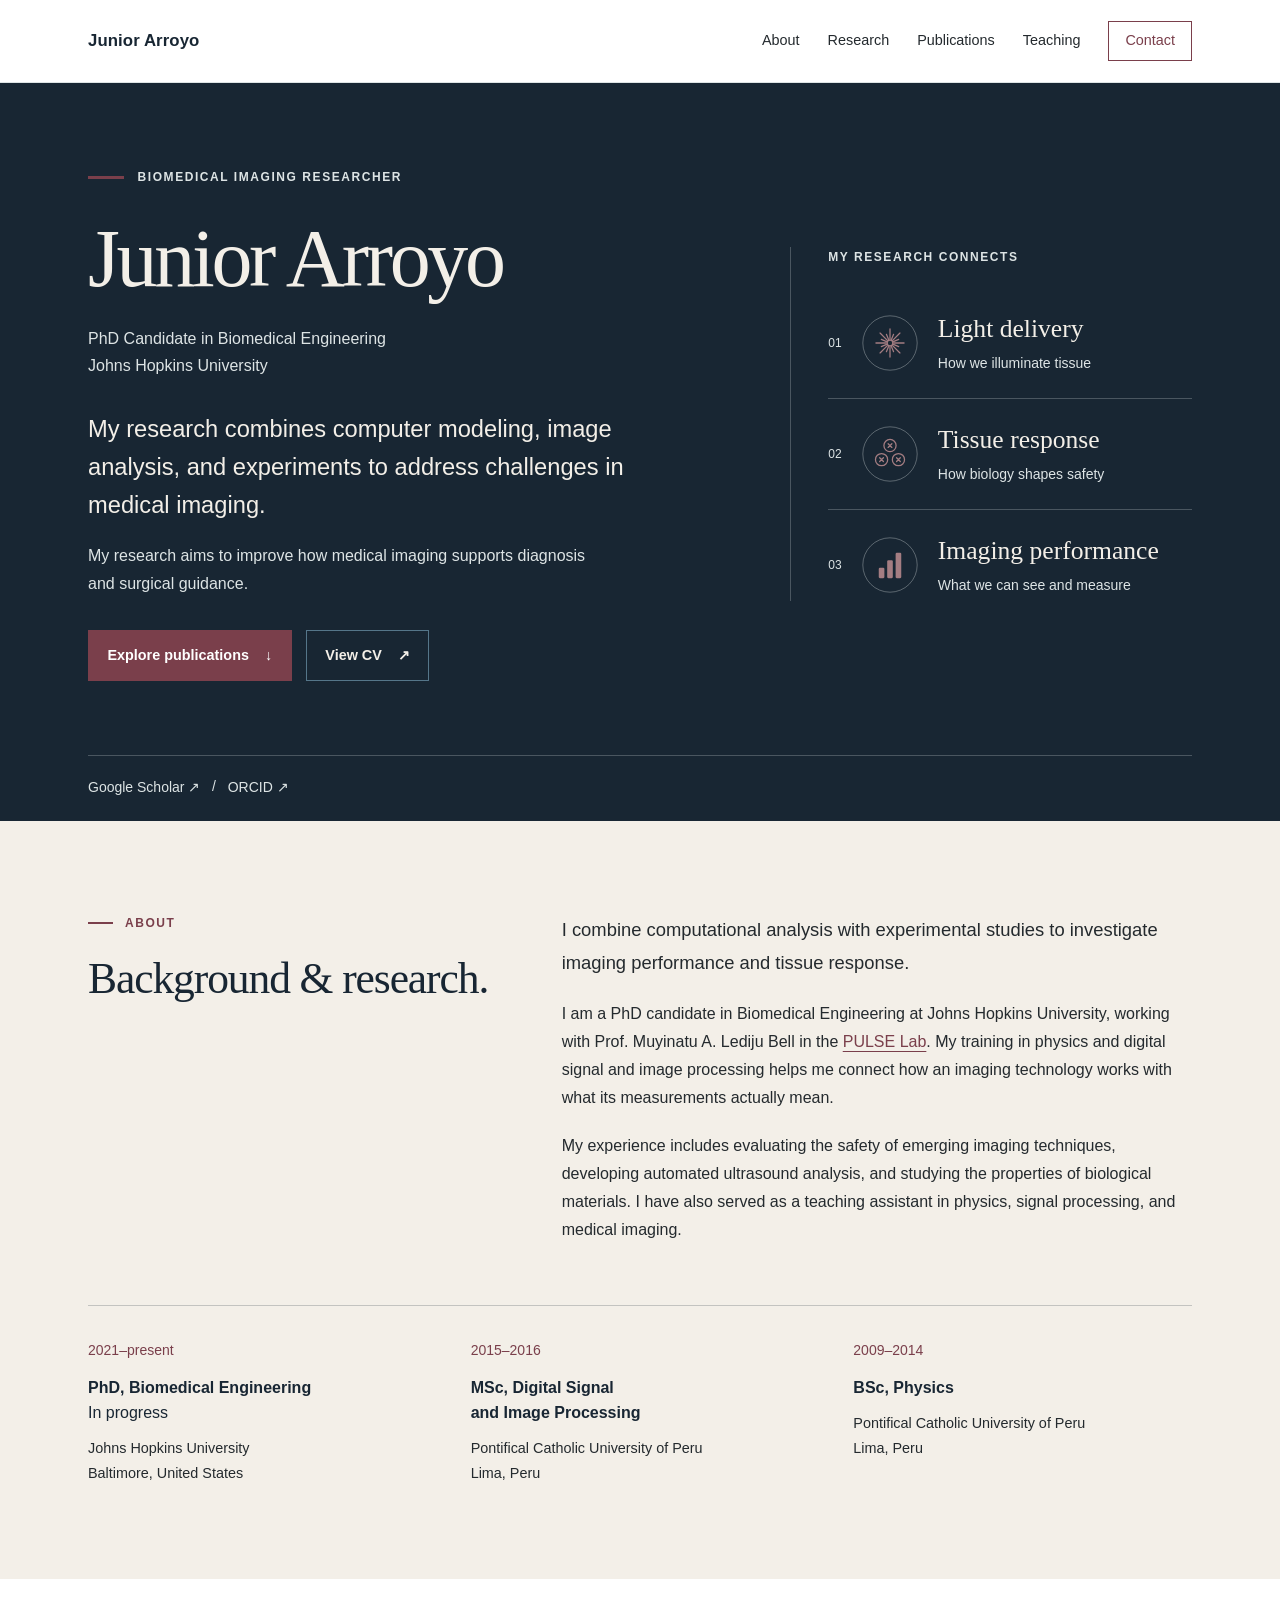
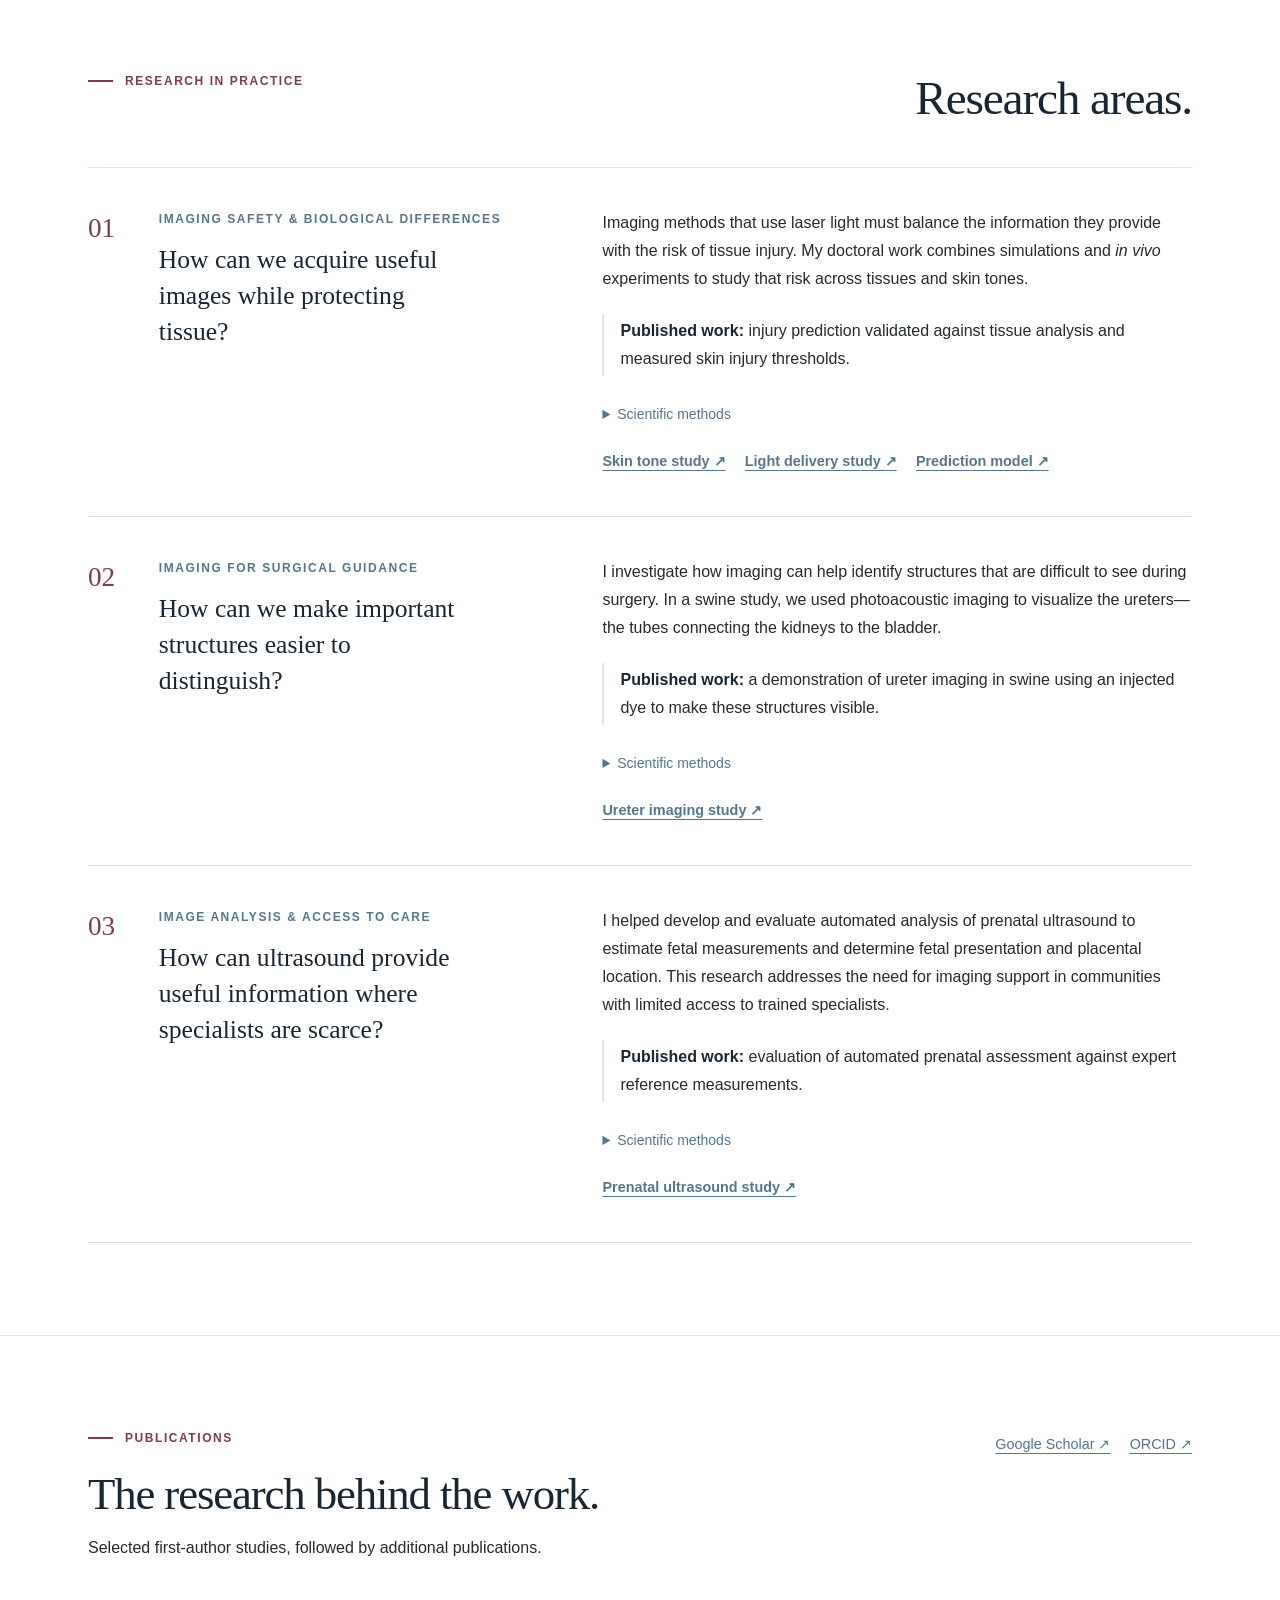
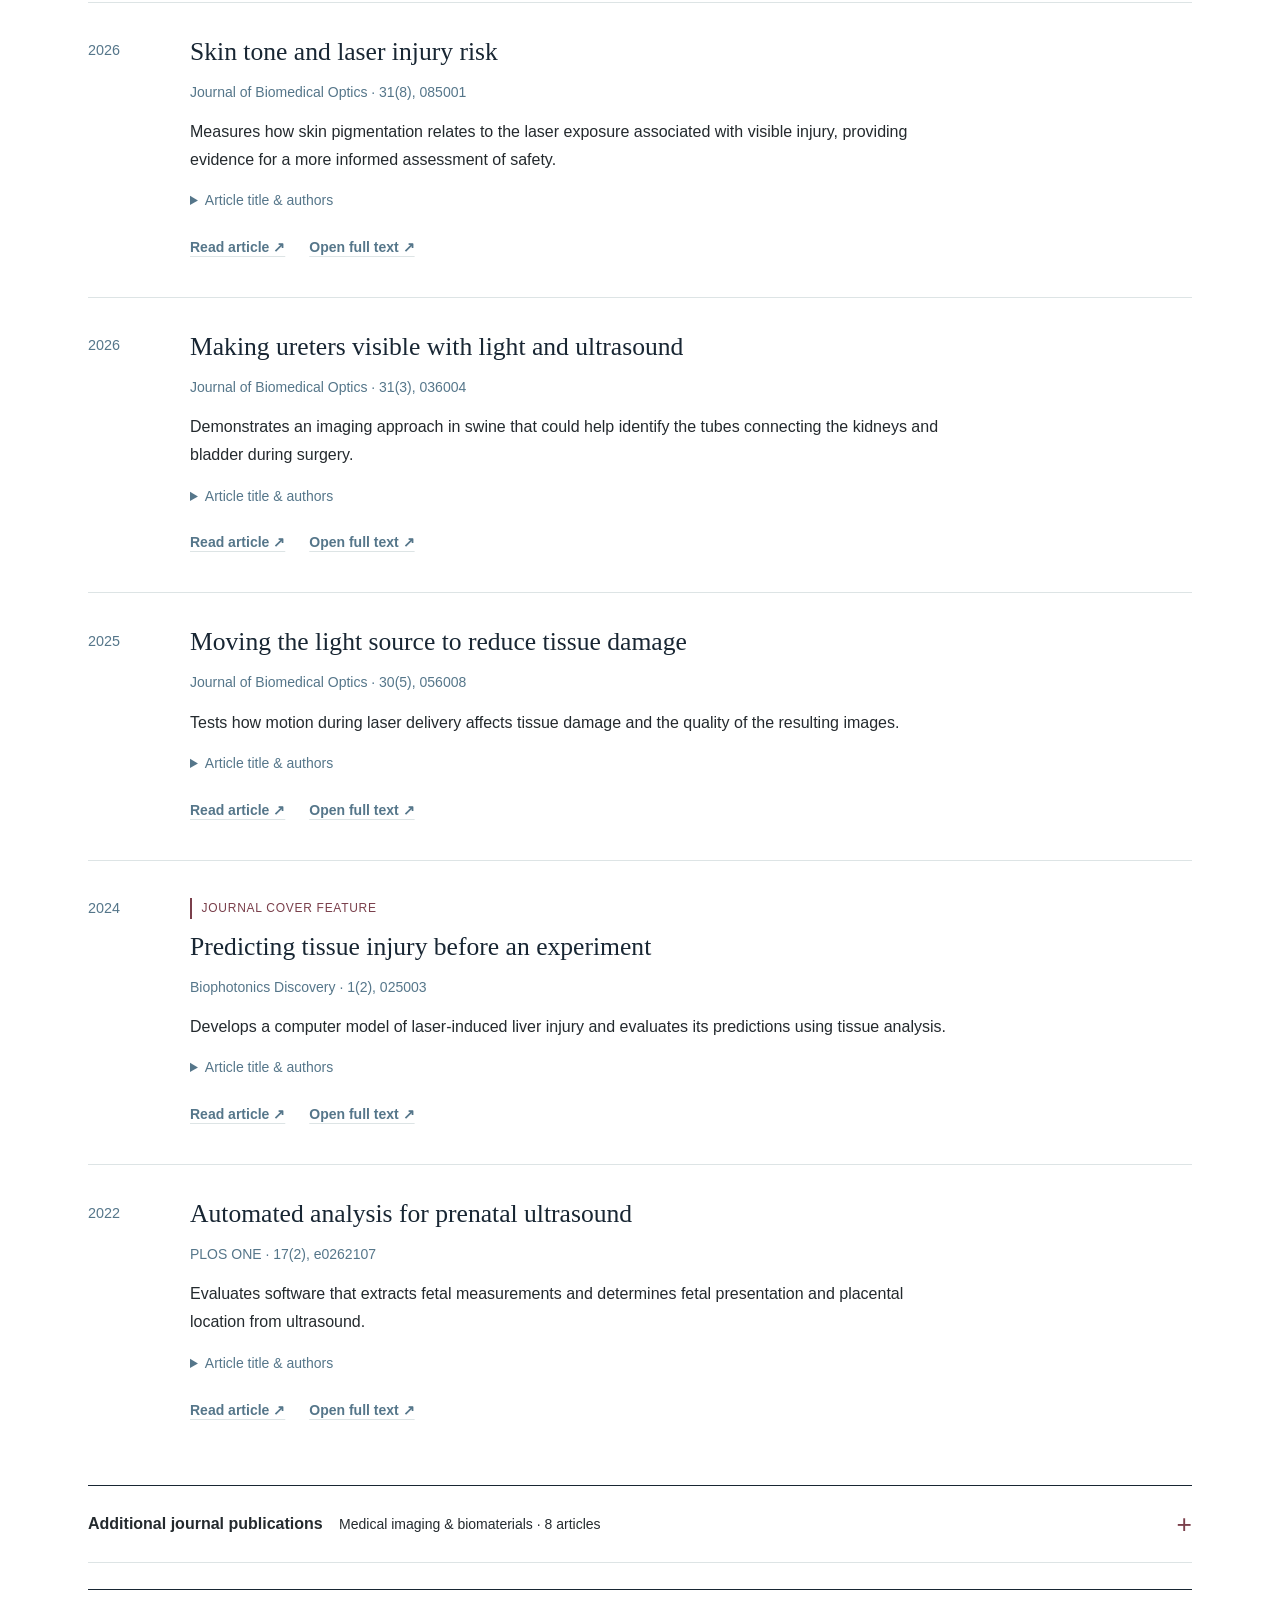
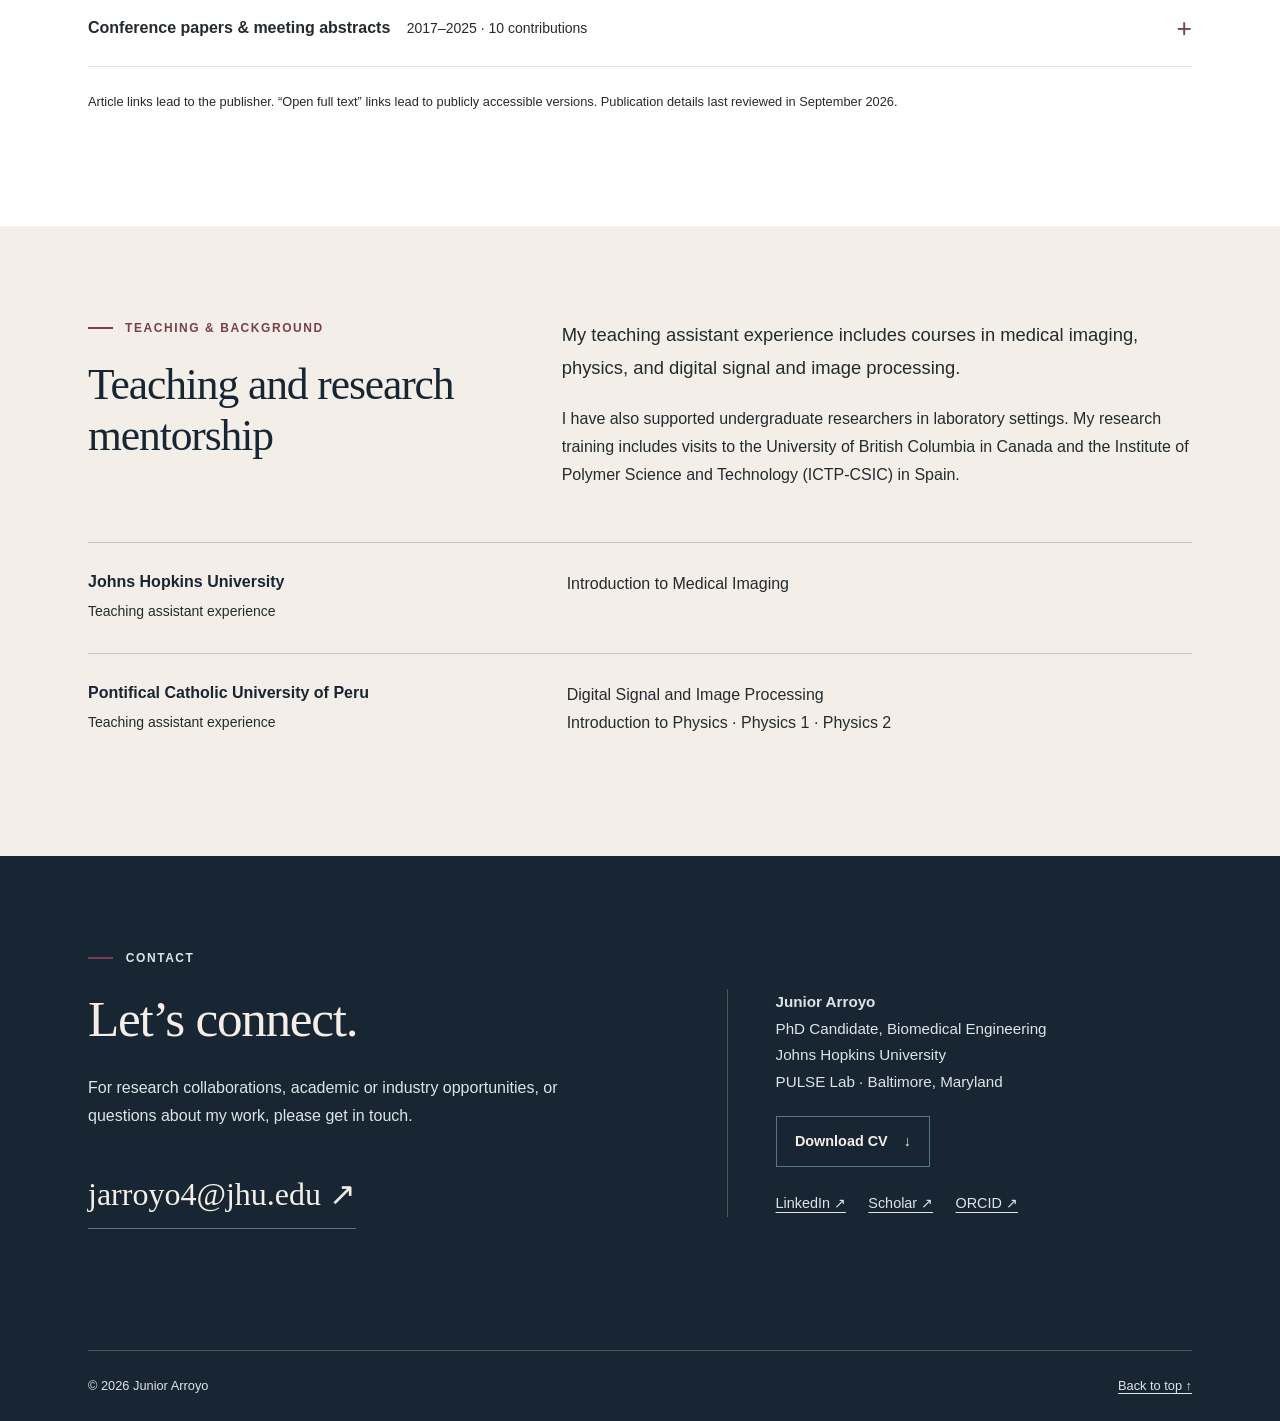
<file: index.html>
<!doctype html>
<html lang="en">
<head>
  <!-- Google tag (gtag.js) -->
<script async src="https://www.googletagmanager.com/gtag/js?id=G-JKQY0KVK2E"></script>
<script>
  window.dataLayer = window.dataLayer || [];
  function gtag(){dataLayer.push(arguments);}
  gtag('js', new Date());

  gtag('config', 'G-JKQY0KVK2E');
</script>
  <meta charset="UTF-8">
  <meta name="viewport" content="width=device-width, initial-scale=1">
  <meta name="theme-color" content="#182633">
  <title>Junior Arroyo | Biomedical Imaging &amp; Applied Research</title>
  <meta name="description" content="Junior Arroyo is a PhD candidate in Biomedical Engineering at Johns Hopkins University. His research combines computer modeling, image analysis, and experiments to address challenges in medical imaging.">
  <meta property="og:type" content="website">
  <meta property="og:title" content="Junior Arroyo | Biomedical Imaging &amp; Applied Research">
  <meta property="og:description" content="Medical imaging research grounded in physics, image analysis, and experimental evidence. Explore projects, publications, and academic experience.">
  <link rel="icon" type="image/svg+xml" href="data:image/svg+xml,%3Csvg%20xmlns%3D%22http%3A%2F%2Fwww.w3.org%2F2000%2Fsvg%22%20viewBox%3D%220%200%2064%2064%22%3E%3Crect%20width%3D%2264%22%20height%3D%2264%22%20fill%3D%22%23182633%22%2F%3E%3Cpath%20d%3D%22M14%2018h36M14%2032h36M14%2046h36%22%20stroke%3D%22%23DDE4E5%22%20stroke-width%3D%222%22%2F%3E%3Cpath%20d%3D%22M32%2010v44%22%20stroke%3D%22%237A3F4B%22%20stroke-width%3D%226%22%2F%3E%3C%2Fsvg%3E">
  <link rel="stylesheet" href="style.css">
  <link rel="canonical" href="https://junior-arroyo.github.io/">
  <meta property="og:url" content="https://junior-arroyo.github.io/">
  <script type="application/ld+json">{"@context":"https://schema.org","@type":"Person","name":"Junior Arroyo","jobTitle":"PhD Candidate in Biomedical Engineering","affiliation":{"@type":"CollegeOrUniversity","name":"Johns Hopkins University"},"url":"https://junior-arroyo.github.io/","email":"jarroyo4@jhu.edu","sameAs":["https://orcid.org/0000-0002-1752-4754","https://scholar.google.com/citations?user=npbbbhUAAAAJ","https://www.linkedin.com/in/juniorarroyo/"]}</script>
</head>
<body>
<a class="skip" href="#main">Skip to content</a>
<header class="site-header"><div class="wrap header-inner">
  <a class="brand" href="#home" aria-label="Junior Arroyo, home">Junior Arroyo</a>
  <nav class="nav" aria-label="Main navigation"><a href="#about">About</a><a href="#research">Research</a><a href="#publications">Publications</a><a href="#teaching">Teaching</a><a class="nav-contact" href="#contact">Contact</a></nav>
</div></header>
<main id="main">
<section class="hero" id="home" aria-labelledby="name"><div class="wrap">
  <div class="hero-inner"><div>
    <p class="eyebrow">Biomedical imaging researcher</p>
    <h1 id="name">Junior Arroyo</h1>
    <p class="hero-role">PhD Candidate in Biomedical Engineering<br>Johns Hopkins University</p>
    <p class="hero-intro">My research combines computer modeling, image analysis, and experiments to address challenges in medical imaging.</p><p class="hero-context">My research aims to improve how medical imaging supports diagnosis and surgical guidance.</p>
    <div class="hero-links"><a class="button" href="#publications">Explore publications <span aria-hidden="true">↓</span></a><a class="button secondary" href="Junior-Arroyo-CV.pdf" target="_blank" rel="noopener">View CV <span aria-hidden="true">↗</span></a></div>
  </div><aside class="hero-aside" aria-label="My research connects"><p class="focus-title">My research connects</p><div class="focus-item"><div class="focus-index"><span>01</span><svg class="focus-glyph" width="60" height="60" viewBox="0 0 64 64" fill="none" aria-hidden="true"><circle class="symbol-ring" cx="32" cy="32" r="29"/><g class="symbol-stroke"><path d="M 36.00 32.00 L 47.00 32.00 M 35.70 33.53 L 41.24 35.83 M 34.83 34.83 L 42.61 42.61 M 33.53 35.70 L 35.83 41.24 M 32.00 36.00 L 32.00 47.00 M 30.47 35.70 L 28.17 41.24 M 29.17 34.83 L 21.39 42.61 M 28.30 33.53 L 22.76 35.83 M 28.00 32.00 L 17.00 32.00 M 28.30 30.47 L 22.76 28.17 M 29.17 29.17 L 21.39 21.39 M 30.47 28.30 L 28.17 22.76 M 32.00 28.00 L 32.00 17.00 M 33.53 28.30 L 35.83 22.76 M 34.83 29.17 L 42.61 21.39 M 35.70 30.47 L 41.24 28.17"/><circle cx="32" cy="32" r="3"/></g></svg></div><div><strong>Light delivery</strong><small>How we illuminate tissue</small></div></div><div class="focus-item"><div class="focus-index"><span>02</span><svg class="focus-glyph" width="60" height="60" viewBox="0 0 64 64" fill="none" aria-hidden="true"><circle class="symbol-ring" cx="32" cy="32" r="29"/><g class="symbol-stroke"><circle cx="32" cy="23" r="6.5"/><circle cx="23" cy="38" r="6.5"/><circle cx="41" cy="38" r="6.5"/><path d="m30 21 4 4m0-4-4 4m-9 11 4 4m0-4-4 4m18-4 4 4m0-4-4 4"/></g></svg></div><div><strong>Tissue response</strong><small>How biology shapes safety</small></div></div><div class="focus-item"><div class="focus-index"><span>03</span><svg class="focus-glyph" width="60" height="60" viewBox="0 0 64 64" fill="none" aria-hidden="true"><circle class="symbol-ring" cx="32" cy="32" r="29"/><g class="symbol-fill"><rect x="20" y="35" width="6" height="11" rx="1.2"/><rect x="29" y="27" width="6" height="19" rx="1.2"/><rect x="38" y="19" width="6" height="27" rx="1.2"/></g></svg></div><div><strong>Imaging performance</strong><small>What we can see and measure</small></div></div></aside></div>
  <div class="hero-footer"><span><a href="https://scholar.google.com/citations?user=npbbbhUAAAAJ&amp;hl=en" target="_blank" rel="noopener">Google Scholar ↗</a> &nbsp; / &nbsp; <a href="https://orcid.org/0000-0002-1752-4754" target="_blank" rel="noopener">ORCID ↗</a></span></div>
</div></section>
<section class="section" id="about" aria-labelledby="about-title"><div class="wrap">
  <div class="section-top"><div><p class="section-tag">About</p><h2 id="about-title">Background &amp; research.</h2></div>
  <div class="about-text"><p class="section-lede">I combine computational analysis with experimental studies to investigate imaging performance and tissue response.</p>
  <p>I am a PhD candidate in Biomedical Engineering at Johns Hopkins University, working with Prof. Muyinatu A. Lediju Bell in the <a href="https://pulselab.jhu.edu/" target="_blank" rel="noopener">PULSE Lab</a>. My training in physics and digital signal and image processing helps me connect how an imaging technology works with what its measurements actually mean.</p>
  <p>My experience includes evaluating the safety of emerging imaging techniques, developing automated ultrasound analysis, and studying the properties of biological materials. I have also served as a teaching assistant in physics, signal processing, and medical imaging.</p>
  </div></div>
  <div class="education" aria-label="Education"><div><p class="year">2021–present</p><strong>PhD, Biomedical Engineering<br><span style="font-weight:400">In progress</span></strong><p>Johns Hopkins University<br>Baltimore, United States</p></div><div><p class="year">2015–2016</p><strong>MSc, Digital Signal<br>and Image Processing</strong><p>Pontifical Catholic University of Peru<br>Lima, Peru</p></div><div><p class="year">2009–2014</p><strong>BSc, Physics</strong><p>Pontifical Catholic University of Peru<br>Lima, Peru</p></div></div>
</div></section>
<section class="section research" id="research" aria-labelledby="research-title"><div class="wrap">
  <div class="research-heading"><div><p class="section-tag">Research in practice</p></div><h2 id="research-title">Research areas.</h2></div>
  <article class="research-row"><div class="research-number">01</div><div><p class="project-label">Imaging safety &amp; biological differences</p><h3>How can we acquire useful images while protecting tissue?</h3></div><div><p>Imaging methods that use laser light must balance the information they provide with the risk of tissue injury. My doctoral work combines simulations and <em>in vivo</em> experiments to study that risk across tissues and skin tones.</p><p class="project-evidence"><strong>Published work:</strong> injury prediction validated against tissue analysis and measured skin injury thresholds.</p><details class="scientific-detail"><summary>Scientific methods</summary><p>Monte Carlo light transport, finite element heat transfer, tissue damage modeling, <em>in vivo</em> experiments, histology, and immunohistochemistry. Applications include laser safety for photoacoustic imaging and pigmentation-dependent injury thresholds.</p></details><div class="project-links"><a class="text-link" href="#paper-skin">Skin tone study ↗</a><a class="text-link" href="#paper-dynamic">Light delivery study ↗</a><a class="text-link" href="#paper-necrosis">Prediction model ↗</a></div></div></article>
  <article class="research-row"><div class="research-number">02</div><div><p class="project-label">Imaging for surgical guidance</p><h3>How can we make important structures easier to distinguish?</h3></div><div><p>I investigate how imaging can help identify structures that are difficult to see during surgery. In a swine study, we used photoacoustic imaging to visualize the ureters—the tubes connecting the kidneys to the bladder.</p><p class="project-evidence"><strong>Published work:</strong> a demonstration of ureter imaging in swine using an injected dye to make these structures visible.</p><details class="scientific-detail"><summary>Scientific methods</summary><p>Photoacoustic imaging following intravenous methylene blue administration, with <em>in vivo</em> validation in swine.</p></details><div class="project-links"><a class="text-link" href="#paper-ureters">Ureter imaging study ↗</a></div></div></article>
  <article class="research-row"><div class="research-number">03</div><div><p class="project-label">Image analysis &amp; access to care</p><h3>How can ultrasound provide useful information where specialists are scarce?</h3></div><div><p>I helped develop and evaluate automated analysis of prenatal ultrasound to estimate fetal measurements and determine fetal presentation and placental location. This research addresses the need for imaging support in communities with limited access to trained specialists.</p><p class="project-evidence"><strong>Published work:</strong> evaluation of automated prenatal assessment against expert reference measurements.</p><details class="scientific-detail"><summary>Scientific methods</summary><p>Deep learning, ultrasound image analysis, and evaluation of fetal biometry, fetal presentation, and placental location. Earlier ultrasound work also includes elastography: measuring tissue stiffness from its response to mechanical waves.</p></details><div class="project-links"><a class="text-link" href="#paper-prenatal">Prenatal ultrasound study ↗</a></div></div></article>
</div></section>
<section class="section" id="publications" aria-labelledby="publications-title"><div class="wrap">
  <div class="pub-heading"><div><p class="section-tag">Publications</p><h2 id="publications-title">The research behind the work.</h2><p>Selected first-author studies, followed by additional publications.</p></div><div class="profile-links"><a href="https://scholar.google.com/citations?user=npbbbhUAAAAJ&amp;hl=en" target="_blank" rel="noopener">Google Scholar ↗</a><a href="https://orcid.org/0000-0002-1752-4754" target="_blank" rel="noopener">ORCID ↗</a></div></div>
  <!-- PUBLICATIONS START -->
<article class="publication" id="paper-skin"><div class="pub-year">2026</div><div><h3 class="plain-title">Skin tone and laser injury risk</h3><p class="venue">Journal of Biomedical Optics · 31(8), 085001</p><p class="pub-summary">Measures how skin pigmentation relates to the laser exposure associated with visible injury, providing evidence for a more informed assessment of safety.</p><details class="citation-detail"><summary>Article title &amp; authors</summary><p class="formal-title"><a href="https://doi.org/10.1117/1.jbo.31.8.085001" target="_blank" rel="noopener">Pigmentation-dependent skin injury thresholds with nanosecond single-pulse laser exposure</a></p><p class="authors"><strong>Junior Arroyo</strong> et al.</p></details><div class="paper-links"><a href="https://doi.org/10.1117/1.jbo.31.8.085001" target="_blank" rel="noopener">Read article ↗</a><a href="https://pmc.ncbi.nlm.nih.gov/articles/PMC13452404/" target="_blank" rel="noopener">Open full text ↗</a></div></div></article>
<article class="publication" id="paper-ureters"><div class="pub-year">2026</div><div><h3 class="plain-title">Making ureters visible with light and ultrasound</h3><p class="venue">Journal of Biomedical Optics · 31(3), 036004</p><p class="pub-summary">Demonstrates an imaging approach in swine that could help identify the tubes connecting the kidneys and bladder during surgery.</p><details class="citation-detail"><summary>Article title &amp; authors</summary><p class="formal-title"><a href="https://doi.org/10.1117/1.jbo.31.3.036004" target="_blank" rel="noopener">In vivo photoacoustic imaging of swine ureters injected with methylene blue</a></p><p class="authors"><strong>Junior Arroyo</strong>, Junhao Zhang, Jiaxin Zhang, Nethra Venkatayogi, Manik Kakkar, Amanda Maxwell, Kathleen Gabrielson, Muyinatu A. Lediju Bell</p></details><div class="paper-links"><a href="https://doi.org/10.1117/1.jbo.31.3.036004" target="_blank" rel="noopener">Read article ↗</a><a href="https://pmc.ncbi.nlm.nih.gov/articles/PMC12988832/" target="_blank" rel="noopener">Open full text ↗</a></div></div></article>
<article class="publication" id="paper-dynamic"><div class="pub-year">2025</div><div><h3 class="plain-title">Moving the light source to reduce tissue damage</h3><p class="venue">Journal of Biomedical Optics · 30(5), 056008</p><p class="pub-summary">Tests how motion during laser delivery affects tissue damage and the quality of the resulting images.</p><details class="citation-detail"><summary>Article title &amp; authors</summary><p class="formal-title"><a href="https://doi.org/10.1117/1.jbo.30.5.056008" target="_blank" rel="noopener">Motion-based dynamic light delivery to minimize laser-related thermal damage while preserving photoacoustic image quality</a></p><p class="authors"><strong>Junior Arroyo</strong>, Jiaxin Zhang, Muyinatu A. Lediju Bell</p></details><div class="paper-links"><a href="https://doi.org/10.1117/1.jbo.30.5.056008" target="_blank" rel="noopener">Read article ↗</a><a href="https://pmc.ncbi.nlm.nih.gov/articles/PMC12077845/" target="_blank" rel="noopener">Open full text ↗</a></div></div></article>

<article class="publication" id="paper-necrosis"><div class="pub-year">2024</div><div><span class="badge">Journal cover feature</span><h3 class="plain-title">Predicting tissue injury before an experiment</h3><p class="venue">Biophotonics Discovery · 1(2), 025003</p><p class="pub-summary">Develops a computer model of laser-induced liver injury and evaluates its predictions using tissue analysis.</p><details class="citation-detail"><summary>Article title &amp; authors</summary><p class="formal-title"><a href="https://doi.org/10.1117/1.bios.1.2.025003" target="_blank" rel="noopener">Predictive model for laser-induced tissue necrosis with immunohistochemistry validation</a></p><p class="authors"><strong>J. Junior Arroyo</strong>, Arunima Sharma, Jiaxin Zhang, Muyinatu A. Lediju Bell</p></details><div class="paper-links"><a href="https://doi.org/10.1117/1.bios.1.2.025003" target="_blank" rel="noopener">Read article ↗</a><a href="https://pmc.ncbi.nlm.nih.gov/articles/PMC13098639/" target="_blank" rel="noopener">Open full text ↗</a></div></div></article>
<article class="publication" id="paper-prenatal"><div class="pub-year">2022</div><div><h3 class="plain-title">Automated analysis for prenatal ultrasound</h3><p class="venue">PLOS ONE · 17(2), e0262107</p><p class="pub-summary">Evaluates software that extracts fetal measurements and determines fetal presentation and placental location from ultrasound.</p><details class="citation-detail"><summary>Article title &amp; authors</summary><p class="formal-title"><a href="https://doi.org/10.1371/journal.pone.0262107" target="_blank" rel="noopener">No sonographer, no radiologist: New system for automatic prenatal detection of fetal biometry, fetal presentation, and placental location</a></p><p class="authors"><strong>Junior Arroyo</strong>, Thomas J. Marini, Ana C. Saavedra, Marika Toscano, Timothy M. Baran, Kathryn Drennan, Ann Dozier, Yu Tina Zhao, Miguel Egoavil, Lorena Tamayo, Berta Ramos, Benjamin Castaneda</p></details><div class="paper-links"><a href="https://doi.org/10.1371/journal.pone.0262107" target="_blank" rel="noopener">Read article ↗</a><a href="https://journals.plos.org/plosone/article?id=10.1371/journal.pone.0262107" target="_blank" rel="noopener">Open full text ↗</a></div></div></article>
<details class="pub-group"><summary><div>Additional journal publications <span>Medical imaging &amp; biomaterials · 8 articles</span></div></summary><article class="publication" id="paper-breast"><div class="pub-year">2025</div><div><h3><a href="https://doi.org/10.1364/boe.547262" target="_blank" rel="noopener">Multispectral photoacoustic imaging of breast cancer tissue with histopathology validation</a></h3><p class="authors">Junhao Zhang, <strong>Junior Arroyo</strong>, Muyinatu A. Lediju Bell</p><p class="venue">Biomedical Optics Express · 16(3), 995–1005</p><div class="paper-links"><a href="https://doi.org/10.1364/boe.547262" target="_blank" rel="noopener">Read article ↗</a><a href="https://doi.org/10.1364/BOE.547262" target="_blank" rel="noopener">Open full text ↗</a></div></div></article><article class="publication"><div class="pub-year">2020</div><div><h3><a href="https://doi.org/10.1680/jbibn.19.00069" target="_blank" rel="noopener">Mechanical properties of calcite- and aragonite-based structures by nanoindentation tests</a></h3><p class="authors">Omar P Troncoso, Fernando G Torres, <strong>Junior Arroyo</strong>, Karen N Gonzales, Marta Fernández-García, Daniel López</p><p class="venue">Bioinspired, Biomimetic and Nanobiomaterials · 9(2), 112–121</p><div class="paper-links"><a href="https://doi.org/10.1680/jbibn.19.00069" target="_blank" rel="noopener">Read article ↗</a></div></div></article>
<article class="publication"><div class="pub-year">2019</div><div><h3><a href="https://doi.org/10.1007/s42452-019-1204-y" target="_blank" rel="noopener">Preparation and characterization of a novel starch–chestnut husk biocomposite</a></h3><p class="authors">Fernando G. Torres, Juan P. Mayorga, Cristhian Vilca, <strong>Junior Arroyo</strong>, Pamela Castro, Liset Rodriguez</p><p class="venue">SN Applied Sciences · 1(10)</p><div class="paper-links"><a href="https://doi.org/10.1007/s42452-019-1204-y" target="_blank" rel="noopener">Read article ↗</a></div></div></article>
<article class="publication"><div class="pub-year">2019</div><div><h3><a href="https://doi.org/10.1080/25740881.2018.1563135" target="_blank" rel="noopener">Enhanced conductivity of bacterial cellulose films reinforced with NH4I-doped graphene oxide</a></h3><p class="authors">Fernando G. Torres, Robert Ccorahua, <strong>Junior Arroyo</strong>, Omar P. Troncoso</p><p class="venue">Polymer-Plastics Technology and Materials · 58(14), 1585–1595</p><div class="paper-links"><a href="https://doi.org/10.1080/25740881.2018.1563135" target="_blank" rel="noopener">Read article ↗</a></div></div></article>
<article class="publication"><div class="pub-year">2019</div><div><h3><a href="https://doi.org/10.1080/03602559.2018.1542713" target="_blank" rel="noopener">Molecular dynamics of carboxymethyl κ/ι-hybrid carrageenan films doped with NH4I</a></h3><p class="authors">Fernando G. Torres, <strong>Junior Arroyo</strong>, Ricardo Alvarez, Sol Rodriguez, Omar Troncoso, Daniel López</p><p class="venue">Polymer-Plastics Technology and Materials · 58(8), 889–902</p><div class="paper-links"><a href="https://doi.org/10.1080/03602559.2018.1542713" target="_blank" rel="noopener">Read article ↗</a></div></div></article>
<article class="publication"><div class="pub-year">2019</div><div><h3><a href="https://doi.org/10.1016/j.msec.2019.01.064" target="_blank" rel="noopener">Bacterial cellulose nanocomposites: An all-nano type of material</a></h3><p class="authors">F.G. Torres, <strong>J.J. Arroyo</strong>, O.P. Troncoso</p><p class="venue">Materials Science and Engineering: C · 98, 1277–1293</p><div class="paper-links"><a href="https://doi.org/10.1016/j.msec.2019.01.064" target="_blank" rel="noopener">Read article ↗</a></div></div></article>
<article class="publication"><div class="pub-year">2019</div><div><h3><a href="https://doi.org/10.1002/star.201800234" target="_blank" rel="noopener">Tailoring the Properties of Native Andean Potato Starch Nanoparticles Using Acid and Alkaline Treatments</a></h3><p class="authors">Fernando G. Torres, <strong>Junior Arroyo</strong>, Carlos Tineo, Omar Troncoso</p><p class="venue">Starch - Stärke · 71(3-4)</p><div class="paper-links"><a href="https://doi.org/10.1002/star.201800234" target="_blank" rel="noopener">Read article ↗</a></div></div></article>
<article class="publication"><div class="pub-year">2019</div><div><h3><a href="https://doi.org/10.1016/j.matchemphys.2018.11.051" target="_blank" rel="noopener">Carboxymethyl κ/ι-hybrid carrageenan doped with NH4I as a template for solid bio-electrolytes development</a></h3><p class="authors">Fernando G. Torres, <strong>Junior Arroyo</strong>, Ricardo Alvarez, Sol Rodriguez, Omar Troncoso, Daniel López</p><p class="venue">Materials Chemistry and Physics · 223, 659–665</p><div class="paper-links"><a href="https://doi.org/10.1016/j.matchemphys.2018.11.051" target="_blank" rel="noopener">Read article ↗</a></div></div></article></details>
<details class="pub-group"><summary><div>Conference papers &amp; meeting abstracts <span>2017–2025 · 10 contributions</span></div></summary><article class="publication"><div class="pub-year">2025</div><div><h3><a href="https://doi.org/10.1117/12.3044908" target="_blank" rel="noopener">A unified computational and experimental approach to determine laser safety of liver tissue</a></h3><p class="authors"><strong>Johnny Junior Arroyo Barboza</strong>, Jiaxin Zhang, Muyinatu A. Lediju Bell</p><p class="venue">Optical Interactions with Tissue and Cells XXXVI</p><div class="paper-links"><a href="https://doi.org/10.1117/12.3044908" target="_blank" rel="noopener">Read article ↗</a></div></div></article>
<article class="publication"><div class="pub-year">2024</div><div><h3><a href="https://doi.org/10.1109/uffc-js60046.2024.10793859" target="_blank" rel="noopener">Multispectral Photoacoustic Imaging of Breast Cancer Tissue</a></h3><p class="authors">Junhao Zhang, <strong>Junior Arroyo</strong>, Muyinatu A. Lediju Bell</p><p class="venue">2024 IEEE Ultrasonics, Ferroelectrics, and Frequency Control Joint Symposium (UFFC-JS)</p><div class="paper-links"><a href="https://doi.org/10.1109/uffc-js60046.2024.10793859" target="_blank" rel="noopener">Read article ↗</a></div></div></article>
<article class="publication"><div class="pub-year">2022</div><div><h3><a href="https://opg.optica.org/abstract.cfm?uri=ls-2022-JW5B.44" target="_blank" rel="noopener">Effect of Light Source Motion on Photoacoustic Image Quality and Safety</a></h3><p class="authors"><strong>Junior Arroyo</strong>, Michelle T. Graham, Eduardo A. Gonzalez, Lingyi Zhao, Muyinatu A. Lediju Bell</p><p class="venue">Frontiers in Optics + Laser Science · JW5B.44</p><div class="paper-links"><a href="https://opg.optica.org/abstract.cfm?uri=ls-2022-JW5B.44" target="_blank" rel="noopener">Read paper ↗</a></div></div></article>
<article class="publication"><div class="pub-year">2022</div><div><h3><a href="https://doi.org/10.1016/j.ajog.2021.11.595" target="_blank" rel="noopener">Testing a deep learning algorithm for automatic detection of prenatal ultrasound for under-resourced communities</a></h3><p class="authors">Marika Toscano, <strong>Junior Arroyo</strong>, Ana C. Saavedra, Thomas J. Marini, Timothy M. Baran, Kathryn Drennan, Ann M. Dozier, Lorena Tamayo, Tina Zhao, Benjamin Castaneda</p><p class="venue">Meeting abstract · American Journal of Obstetrics and Gynecology · 226(1), S353–S354</p><div class="paper-links"><a href="https://doi.org/10.1016/j.ajog.2021.11.595" target="_blank" rel="noopener">Read article ↗</a></div></div></article>
<article class="publication"><div class="pub-year">2021</div><div><h3><a href="https://doi.org/10.1117/12.2580946" target="_blank" rel="noopener">Automatic fetal presentation diagnosis from ultrasound images for rural zones: head location as an indicator for fetal presentation</a></h3><p class="authors"><strong>Junior Arroyo Barboza</strong>, Ana Cecilia Saavedra Bazan, Lorena Tamayo, Miguel Egoavil, Berta Ramos, Benjamin Castaneda</p><p class="venue">Medical Imaging 2021: Computer-Aided Diagnosis</p><div class="paper-links"><a href="https://doi.org/10.1117/12.2580946" target="_blank" rel="noopener">Read article ↗</a></div></div></article>
<article class="publication"><div class="pub-year">2020</div><div><h3><a href="https://doi.org/10.1109/ius46767.2020.9251764" target="_blank" rel="noopener">Automatic ultrasound assessment of placenta previa during the third trimester for rural areas</a></h3><p class="authors">Ana Cecilia Saavedra, <strong>Junior Arroyo</strong>, Lorena Tamayo, Miguel Egoavil, Berta Ramos, Benjamin Castaneda</p><p class="venue">2020 IEEE International Ultrasonics Symposium (IUS)</p><div class="paper-links"><a href="https://doi.org/10.1109/ius46767.2020.9251764" target="_blank" rel="noopener">Read article ↗</a></div></div></article>
<article class="publication"><div class="pub-year">2018</div><div><h3><a href="https://doi.org/10.1109/ultsym.2018.8579617" target="_blank" rel="noopener">In vivo Attenuation Coefficient Estimation in the Healthy Forearm and Thigh Human Dermis</a></h3><p class="authors">Ana Cecilia Saavedra, Andres Coila, <strong>Junior Arroyo</strong>, Benjamin Castaneda, Roberto J. Lavarello</p><p class="venue">2018 IEEE International Ultrasonics Symposium (IUS)</p><div class="paper-links"><a href="https://doi.org/10.1109/ultsym.2018.8579617" target="_blank" rel="noopener">Read article ↗</a></div></div></article>
<article class="publication"><div class="pub-year">2018</div><div><h3><a href="https://doi.org/10.1109/embc.2018.8512935" target="_blank" rel="noopener">In vivo estimation of the Young’s modulus in normal human dermis</a></h3><p class="authors">Ana Cecilia Saavedra, <strong>Junior Arroyo</strong>, Fernando Zvietcovich, Roberto J. Lavarello, Benjamin Castaneda</p><p class="venue">2018 40th Annual International Conference of the IEEE Engineering in Medicine and Biology Society (EMBC)</p><div class="paper-links"><a href="https://doi.org/10.1109/embc.2018.8512935" target="_blank" rel="noopener">Read article ↗</a></div></div></article>
<article class="publication"><div class="pub-year">2018</div><div><h3><a href="https://doi.org/10.1117/12.2293664" target="_blank" rel="noopener">Breast elastography: Identification of benign and malignant cancer based on absolute elastic modulus measurement using vibro-elastography</a></h3><p class="authors">Ana Cecilia Saavedra, Jorge Guerrero, Pilar Montenegro, Jorge Aguilar, Joseph A. Pinto, Julio Lobo, Tim Salcudean, Roberto Lavarello, Benjamín Castañeda, <strong>Junior Arroyo</strong></p><p class="venue">Medical Imaging 2018: Image Perception, Observer Performance, and Technology Assessment</p><div class="paper-links"><a href="https://doi.org/10.1117/12.2293664" target="_blank" rel="noopener">Read article ↗</a></div></div></article>
<article class="publication"><div class="pub-year">2017</div><div><h3><a href="https://doi.org/10.1109/embc.2017.8037489" target="_blank" rel="noopener">Shear wave estimation by using Shear Wave Holography with normal vibration: Preliminary results</a></h3><p class="authors"><strong>Junior Arroyo</strong>, Benjamin Castaneda</p><p class="venue">2017 39th Annual International Conference of the IEEE Engineering in Medicine and Biology Society (EMBC)</p><div class="paper-links"><a href="https://doi.org/10.1109/embc.2017.8037489" target="_blank" rel="noopener">Read article ↗</a></div></div></article></details>
<!-- PUBLICATIONS END -->
  <p class="pub-note">Article links lead to the publisher. “Open full text” links lead to publicly accessible versions. Publication details last reviewed in September 2026.</p>
</div></section>
<section class="section teaching" id="teaching" aria-labelledby="teaching-title"><div class="wrap">
  <div class="section-top"><div><p class="section-tag">Teaching &amp; background</p><h2 id="teaching-title">Teaching and research mentorship</h2></div><div><p class="section-lede">My teaching assistant experience includes courses in medical imaging, physics, and digital signal and image processing.</p><p class="about-text">I have also supported undergraduate researchers in laboratory settings. My research training includes visits to the University of British Columbia in Canada and the Institute of Polymer Science and Technology (ICTP-CSIC) in Spain.</p></div></div>
  <div class="teaching-list"><div class="teaching-item"><div><h3>Johns Hopkins University</h3><span class="muted">Teaching assistant experience</span></div><p>Introduction to Medical Imaging</p></div><div class="teaching-item"><div><h3>Pontifical Catholic University of Peru</h3><span class="muted">Teaching assistant experience</span></div><p>Digital Signal and Image Processing<br>Introduction to Physics · Physics 1 · Physics 2</p></div></div>
</div></section>
<section class="section contact" id="contact" aria-labelledby="contact-title"><div class="wrap contact-inner"><div><p class="eyebrow">Contact</p><h2 id="contact-title">Let’s connect.</h2><p>For research collaborations, academic or industry opportunities, or questions about my work, please get in touch.</p><a class="contact-email" href="mailto:jarroyo4@jhu.edu?subject=Website%20inquiry">jarroyo4@jhu.edu ↗</a></div><div class="contact-aside"><p><strong>Junior Arroyo</strong><br>PhD Candidate, Biomedical Engineering<br>Johns Hopkins University<br>PULSE Lab · Baltimore, Maryland</p><a class="button secondary" href="Junior-Arroyo-CV.pdf" download>Download CV <span aria-hidden="true">↓</span></a><div class="profile-links"><a href="https://www.linkedin.com/in/juniorarroyo/" target="_blank" rel="noopener">LinkedIn ↗</a><a href="https://scholar.google.com/citations?user=npbbbhUAAAAJ&amp;hl=en" target="_blank" rel="noopener">Scholar ↗</a><a href="https://orcid.org/0000-0002-1752-4754" target="_blank" rel="noopener">ORCID ↗</a></div></div></div></section>
</main>
<footer class="site-footer"><div class="wrap"><div class="footer-inner"><span>© 2026 Junior Arroyo</span><a href="#home">Back to top ↑</a></div></div></footer>
</body></html>
</file>
<file: style.css>
@charset "UTF-8";
:root {
  --navy: #182633;
  --blue: #55768A;
  --burgundy: #7A3F4B;
  --bone: #F3EFE8;
  --gray: #DDE4E5;
  --text: #242A2E;
  --white: #FFFFFF;
  --serif: Georgia, 'Times New Roman', serif;
  --sans: 'Segoe UI', Arial, sans-serif;
}
* { box-sizing: border-box; }
html { scroll-behavior: smooth; scroll-padding-top: 7rem; }
body { margin: 0; background: var(--white); color: var(--text); font-family: var(--sans); font-size: 1rem; line-height: 1.75; }
a { color: inherit; text-underline-offset: .25em; text-decoration-thickness: 1px; }
a:hover { color: var(--burgundy); }
a, button, summary { -webkit-tap-highlight-color: transparent; }
a:focus-visible, button:focus-visible, summary:focus-visible { outline: 2px solid var(--burgundy); outline-offset: 5px; }
h1, h2, h3, p { margin-top: 0; }
h1, h2 { font-family: var(--serif); font-weight: 400; color: var(--navy); }
h2 { font-size: clamp(2.1rem, 3.7vw, 3.25rem); line-height: 1.18; letter-spacing: -.025em; }
h3 { font-size: 1.2rem; line-height: 1.5; font-weight: 600; color: var(--navy); }
p { margin-bottom: 1.3rem; }
::selection { background: var(--burgundy); color: var(--white); }
.wrap { max-width: 1200px; margin: auto; padding-inline: 3rem; }
.wrap > *, .hero-inner > *, .section-top > *, .research-row > *, .publication > *, .contact-inner > * { min-width: 0; }
.skip { position: fixed; z-index: 100; top: -6rem; left: 1rem; padding: 1rem; background: var(--white); color: var(--navy); }
.skip:focus { top: 1rem; }
.site-header { position: sticky; top: 0; z-index: 20; background: var(--white); border-bottom: 1px solid var(--gray); }
.header-inner { display: flex; align-items: center; justify-content: space-between; min-height: 82px; gap: 2rem; }
.brand { color: var(--navy); font-size: 1.05rem; font-weight: 600; letter-spacing: .005em; text-decoration: none; white-space: nowrap; }
.nav { display: flex; align-items: center; gap: 1.75rem; font-size: .9rem; }
.nav a { text-decoration: none; padding: .55rem 0; border-bottom: 1px solid transparent; }
.nav a:hover, .nav a:focus-visible { border-bottom-color: var(--burgundy); }
.nav .nav-contact { border: 1px solid var(--burgundy); padding: .4rem 1rem; color: var(--burgundy); }
.nav .nav-contact:hover { background: var(--bone); }
.eyebrow, .section-tag, .focus-title, .project-label { font-size: .75rem; text-transform: uppercase; letter-spacing: .13em; font-weight: 600; line-height: 1.7; }
.hero { background: var(--navy); color: var(--bone); }
.hero-inner { display: grid; grid-template-columns: minmax(0, 1.55fr) minmax(0, 1fr); gap: 5rem; padding-top: 5.25rem; padding-bottom: 4.6rem; }
.hero .eyebrow { display: flex; align-items: center; gap: .85rem; color: var(--gray); margin-bottom: 1.7rem; }
.hero .eyebrow::before { content: ''; width: 36px; height: 3px; background: var(--burgundy); flex: 0 0 auto; }
h1 { color: var(--bone); font-size: clamp(3.5rem, 6.4vw, 5.4rem); line-height: 1.08; letter-spacing: -.04em; margin: 0 0 1.35rem; }
.hero-role { color: var(--gray); font-size: 1rem; line-height: 1.7; margin-bottom: 2rem; }
.hero-intro { max-width: 565px; font-size: clamp(1.2rem, 1.85vw, 1.5rem); line-height: 1.6; color: var(--bone); margin-bottom: 1.1rem; }
.hero-context { color: var(--gray); max-width: 520px; font-size: 1rem; line-height: 1.75; margin-bottom: 0; }
.hero-links { display: flex; flex-wrap: wrap; gap: .9rem; margin-top: 2rem; }
.button { display: inline-flex; align-items: center; justify-content: center; gap: 1rem; min-height: 48px; padding: .75rem 1.15rem; font-size: .9rem; font-weight: 600; text-decoration: none; border: 1px solid var(--burgundy); background: var(--burgundy); color: var(--white); transition: background-color .15s ease, border-color .15s ease; }
.button:hover { color: var(--white); background: var(--burgundy); border-color: var(--bone); text-decoration: underline; text-underline-offset: .3em; }
.button.secondary { background: transparent; border-color: var(--blue); color: var(--bone); }
.button.secondary:hover { background: rgba(255,255,255,.045); border-color: var(--gray); color: var(--white); }
.hero-aside { align-self: center; padding: 0 0 0 2.3rem; border-left: 1px solid rgba(221,228,229,.25); }
.focus-title { margin-bottom: .7rem; padding-bottom: .6rem; color: var(--gray); }
.focus-item { display: grid; grid-template-columns: 92px minmax(0,1fr); align-items: center; column-gap: 1.1rem; padding: 1.45rem 0; border-bottom: 1px solid rgba(221,228,229,.25); }
.focus-item:last-child { border-bottom: 0; padding-bottom: .25rem; }
.focus-index { display: flex; flex-direction: row; align-items: center; justify-content: space-between; gap: .75rem; width: 92px; }
.focus-index span { color: var(--gray); font-size: .75rem; line-height: 1.4; font-variant-numeric: tabular-nums; }
.focus-glyph { display: block; flex: 0 0 60px; width: 60px; height: 60px; color: color-mix(in srgb, var(--burgundy) 65%, var(--bone)); }
.symbol-ring { stroke: var(--gray); stroke-opacity: .36; stroke-width: 1; }
.symbol-stroke { stroke: currentColor; stroke-width: 1.35; stroke-linecap: round; stroke-linejoin: round; }
.symbol-fill { fill: currentColor; }
.focus-item strong { display: block; font-family: var(--serif); color: var(--bone); font-size: 1.6rem; font-weight: 400; line-height: 1.3; }
.focus-item small { display: block; font-size: .875rem; line-height: 1.65; color: var(--gray); margin-top: .45rem; }
.hero-footer { display: flex; border-top: 1px solid rgba(221,228,229,.25); padding: 1.15rem 0 1.35rem; font-size: .875rem; color: var(--gray); }
.hero-footer a { text-decoration: none; padding-block: .3rem; }
.hero-footer a:hover { color: var(--white); text-decoration: underline; }
.hero a:focus-visible, .contact a:focus-visible, .site-footer a:focus-visible { outline-color: var(--bone); }
.section { padding: 5.75rem 0; }
#about { background: var(--bone); }
.section-top { display: grid; grid-template-columns: minmax(0,.65fr) minmax(0,1fr); gap: 4rem; }
.section-top h2 { max-width: 420px; font-size: clamp(2rem, 3.4vw, 2.9rem); }
.section-tag { display: flex; align-items: center; gap: .75rem; color: var(--burgundy); margin-bottom: 1.25rem; }
.section-tag::before { content: ''; width: 25px; height: 2px; background: var(--burgundy); flex-shrink: 0; }
.section-lede { max-width: 680px; font-size: 1.15rem; line-height: 1.8; color: var(--text); }
.about-text { color: var(--text); }
.about-text a { color: var(--burgundy); }
.education { display: grid; grid-template-columns: repeat(3,minmax(0,1fr)); gap: 2.75rem; padding-top: 2rem; margin-top: 2.5rem; border-top: 1px solid rgba(24,38,51,.22); }
.education p { margin: 0; font-size: .9rem; color: var(--text); }
.education strong { display: block; color: var(--navy); font-size: 1rem; line-height: 1.6; margin-bottom: .65rem; }
.education .year { color: var(--burgundy); font-size: .875rem; margin-bottom: .75rem; }
.research { background: var(--white); }
.research-heading { display: flex; justify-content: space-between; gap: 3rem; align-items: start; margin-bottom: 2.5rem; }
.research-heading h2 { margin-bottom: 0; max-width: 650px; }
.research-row { display: grid; grid-template-columns: 42px minmax(0,.95fr) minmax(0,1.35fr); gap: 1.8rem; padding: 2.6rem 0; border-top: 1px solid var(--gray); }
.research-row:last-child { border-bottom: 1px solid var(--gray); }
.research-number { font-family: var(--serif); font-size: 1.7rem; line-height: 1.4; color: var(--burgundy); }
.research-row h3 { max-width: 315px; font-family: var(--serif); font-size: 1.6rem; line-height: 1.4; font-weight: 400; }
.research-row p { color: var(--text); font-size: 1rem; }
.research-row p.project-label { color: var(--blue); font-size: .75rem; line-height: 1.7; margin-bottom: .8rem; }
.research-row p.project-evidence { margin: 1.2rem 0; padding: .2rem 0 .2rem 1rem; border-left: 2px solid var(--gray); font-size: 1rem; }
.project-evidence strong { font-weight: 600; color: var(--navy); }
.project-links { display: flex; gap: .5rem 1.2rem; flex-wrap: wrap; margin-top: 1rem; }
.text-link { display: inline-block; color: var(--blue); font-size: .9rem; font-weight: 600; }
.scientific-detail { margin-top: .8rem; }
.scientific-detail summary, .citation-detail summary { color: var(--blue); font-size: .875rem; width: fit-content; cursor: pointer; padding: .4rem 0; }
.scientific-detail summary:hover, .citation-detail summary:hover { color: var(--burgundy); text-decoration: underline; text-underline-offset: .2em; }
.scientific-detail[open] summary, .citation-detail[open] summary { color: var(--burgundy); }
.scientific-detail p { font-size: .95rem; line-height: 1.75; margin: .6rem 0 0; }
#publications { border-top: 1px solid var(--gray); }
.pub-heading { display: flex; justify-content: space-between; gap: 2rem; align-items: start; margin-bottom: 2.5rem; }
.pub-heading h2 { max-width: 640px; margin-bottom: .8rem; font-size: clamp(2rem,3.5vw,3rem); }
.pub-heading p { color: var(--text); margin-bottom: 0; }
.pub-heading .section-tag { color: var(--burgundy); margin-bottom: 1.25rem; }
.profile-links { display: flex; flex-wrap: wrap; gap: 1.2rem; font-size: .9rem; }
.pub-heading .profile-links { flex-shrink: 0; padding-top: .25rem; color: var(--blue); }
.publication { display: grid; grid-template-columns: 70px minmax(0,1fr); gap: 2rem; padding: 2rem 0; border-top: 1px solid var(--gray); }
.pub-year { color: var(--blue); font-size: .9rem; padding-top: .2rem; font-variant-numeric: tabular-nums; }
.publication h3 { max-width: 900px; font-size: 1.15rem; font-weight: 600; line-height: 1.55; margin-bottom: .5rem; }
.publication h3 a { text-decoration: none; }
.publication h3 a:hover { text-decoration: underline; }
.publication .plain-title { font-family: var(--serif); font-size: 1.6rem; font-weight: 400; line-height: 1.35; margin-bottom: .65rem; }
.authors { font-size: .875rem; color: var(--text); margin-bottom: .5rem; }
.authors strong { font-weight: 600; color: var(--navy); }
.venue { font-size: .875rem; color: var(--blue); margin-bottom: .85rem; }
.pub-summary { max-width: 760px; color: var(--text); font-size: 1rem; line-height: 1.75; margin-bottom: .5rem; }
.citation-detail { margin: .5rem 0; }
.formal-title { max-width: 820px; font-size: .95rem; font-weight: 600; line-height: 1.65; margin: .6rem 0; }
.formal-title a { text-decoration: none; }
.formal-title a:hover { text-decoration: underline; }
.citation-detail .authors { max-width: 820px; line-height: 1.75; }
.paper-links { display: flex; flex-wrap: wrap; gap: .5rem 1.5rem; margin-top: .65rem; }
.paper-links a { color: var(--blue); font-size: .875rem; font-weight: 600; padding: .35rem 0; text-decoration: underline; text-decoration-color: var(--gray); }
.paper-links a:hover { color: var(--burgundy); text-decoration-color: var(--burgundy); }
.badge { display: inline-block; font-size: .75rem; text-transform: uppercase; letter-spacing: .06em; color: var(--burgundy); border-left: 2px solid var(--burgundy); padding-left: .6rem; margin-bottom: .7rem; }
.pub-group { margin-top: 1.6rem; border-top: 1px solid var(--navy); border-bottom: 1px solid var(--gray); }
.pub-group > summary { display: flex; justify-content: space-between; align-items: center; gap: 1rem; padding: 1.5rem 0; font-size: 1rem; font-weight: 600; list-style: none; cursor: pointer; }
.pub-group > summary::-webkit-details-marker { display: none; }
.pub-group > summary::after { content: '+'; font-size: 1.65rem; font-weight: 400; color: var(--burgundy); line-height: 1; }
.pub-group[open] > summary::after { content: '−'; }
.pub-group > summary:hover { color: var(--burgundy); }
.pub-group > summary span { color: var(--text); font-size: .875rem; font-weight: 400; margin-left: .75rem; }
.pub-note { color: var(--text); font-size: .8rem; margin-top: 1.5rem; }
.teaching { background: var(--bone); }
.teaching-list { margin-top: 2rem; }
.teaching-item { display: grid; grid-template-columns: minmax(0,1fr) minmax(0,1.4fr); gap: 2rem; padding: 1.7rem 0; border-top: 1px solid rgba(24,38,51,.22); }
.teaching-item h3 { font-size: 1rem; margin-bottom: .2rem; }
.teaching-item .muted { color: var(--text); font-size: .875rem; }
.teaching-item p { color: var(--text); font-size: 1rem; margin-bottom: 0; }
.contact { background: var(--navy); color: var(--bone); }
.contact-inner { display: grid; grid-template-columns: minmax(0,1.2fr) minmax(0,1fr); gap: 5rem; }
.contact .eyebrow { display: flex; align-items: center; gap: .8rem; color: var(--gray); }
.contact .eyebrow::before { content: ''; width: 25px; height: 2px; background: var(--burgundy); }
.contact h2 { max-width: 460px; font-size: clamp(2.5rem,4vw,3.5rem); color: var(--bone); margin-bottom: 1.5rem; }
.contact p { max-width: 480px; color: var(--gray); }
.contact-email { display: inline-block; font-family: var(--serif); font-size: clamp(1.5rem,3vw,2rem); color: var(--bone); text-decoration: none; border-bottom: 1px solid var(--blue); padding-bottom: .35rem; margin: 1rem 0 1.8rem; overflow-wrap: anywhere; }
.contact-email:hover { color: var(--white); border-color: var(--bone); }
.contact-aside { align-self: center; border-left: 1px solid rgba(221,228,229,.25); padding-left: 3rem; }
.contact-aside p { font-size: .95rem; }
.contact .profile-links { margin-top: 1.5rem; color: var(--gray); gap: 1.4rem; }
.contact .profile-links a:hover { color: var(--white); }
.site-footer { padding-bottom: 1.5rem; background: var(--navy); color: var(--gray); font-size: .8rem; }
.footer-inner { display: flex; justify-content: space-between; gap: 2rem; padding-top: 1.5rem; border-top: 1px solid rgba(221,228,229,.25); }
.footer-inner a:hover { color: var(--white); }
@media (min-width:1500px) { .hero-inner { padding-top: 6.25rem; padding-bottom: 5.5rem; } }
@media (max-width:1000px) {
  .wrap { padding-inline: 2rem; }
  .nav { gap: 1.2rem; }
  .hero-inner { gap: 2.5rem; grid-template-columns: minmax(0,1.4fr) minmax(0,1fr); }
  .hero-aside { padding-left: 1.5rem; }
  .focus-item { column-gap: .8rem; }
  .focus-item strong { font-size: 1.4rem; }
  .section-top { gap: 2.5rem; }
  .research-row { gap: 1.1rem; grid-template-columns: 35px minmax(0,1fr) minmax(0,1.3fr); }
  .pub-heading { display: block; }
  .pub-heading .profile-links { margin-top: 1.2rem; }
  .contact-inner { gap: 2.5rem; }
  .contact-aside { padding-left: 2rem; }
}
@media (max-width:760px) {
  .header-inner { min-height: 0; padding-top: .9rem; padding-bottom: .7rem; flex-direction: column; align-items: flex-start; gap: .5rem; }
  .nav { width: 100%; flex-wrap: wrap; gap: .25rem 1.25rem; font-size: .875rem; }
  .nav .nav-contact { padding: .25rem .75rem; }
  html { scroll-padding-top: 9rem; }
  .hero-inner { grid-template-columns: 1fr; gap: 2.8rem; padding-top: 3.5rem; padding-bottom: 3rem; }
  h1 { font-size: clamp(3rem,8.3vw,4.4rem); }
  .hero-intro { max-width: 610px; font-size: 1.3rem; }
  .hero-aside { padding: 1.8rem 0 0; border-left: 0; border-top: 1px solid rgba(221,228,229,.25); }
  .focus-title { margin-bottom: .5rem; }
  .focus-item { grid-template-columns: 92px minmax(0,1fr); column-gap: 1.2rem; padding: 1.15rem 0; }
  .focus-item strong { font-size: 1.5rem; }
  .section { padding: 4rem 0; }
  .section-top { grid-template-columns: 1fr; gap: 1.3rem; }
  .section-top h2 { max-width: none; }
  .education { gap: 1.4rem; }
  .research-row { grid-template-columns: 30px minmax(0,1fr); gap: .8rem 1rem; }
  .research-row > div:last-child { grid-column: 2; }
  .research-row h3 { max-width: none; margin-bottom: .5rem; }
  .research-heading { display: block; margin-bottom: 2rem; }
  .research-heading .section-tag { margin-bottom: 1.25rem; }
  .contact-inner { grid-template-columns: 1fr; gap: 2rem; }
  .contact-aside { padding: 2rem 0 0; border-left: 0; border-top: 1px solid rgba(221,228,229,.25); }
}
@media (max-width:520px) {
  .wrap { padding-inline: 1.4rem; }
  .brand { font-size: 1rem; }
  .nav { gap: .2rem 1rem; }
  h1 { font-size: clamp(2.7rem,9vw,3.5rem); line-height: 1.12; }
  .hero .eyebrow { font-size: .75rem; letter-spacing: .09em; }
  .hero .eyebrow::before { width: 25px; }
  .hero-role { margin-bottom: 1.6rem; }
  .hero-intro { font-size: 1.2rem; }
  .hero-links { gap: .75rem; }
  .button { font-size: .875rem; padding: .7rem 1rem; gap: .7rem; }
  .hero-footer { font-size: .875rem; }
  .focus-item { grid-template-columns: 76px minmax(0,1fr); column-gap: 1rem; }
  .focus-index { width: 76px; gap: .5rem; }
  .focus-glyph { width: 50px; height: 50px; flex-basis: 50px; }
  .section { padding: 3.4rem 0; }
  .section-lede { font-size: 1.075rem; }
  .education { grid-template-columns: 1fr; gap: 1.8rem; }
  .research-row { padding: 2rem 0; }
  .research-number { font-size: 1.5rem; }
  .research-row h3 { font-size: 1.5rem; }
  .publication { grid-template-columns: 1fr; gap: .4rem; padding: 1.8rem 0; }
  .publication .plain-title { font-size: 1.4rem; }
  .publication h3 { font-size: 1.08rem; }
  .pub-group > summary span { display: block; margin-left: 0; margin-top: .3rem; }
  .teaching-item { grid-template-columns: 1fr; gap: .6rem; }
  .footer-inner { gap: 1rem; font-size: .75rem; }
}
@media (prefers-reduced-motion:reduce) { html { scroll-behavior: auto; } .button { transition: none; } }
@media print {
  .site-header, .hero-links, .hero-aside, .contact, .site-footer { display: none; }
  body, .hero, #about, .teaching { background: white; color: black; }
  .hero h1, .hero .eyebrow, .hero-role, .hero-intro, .hero-context, .hero-footer, .hero-footer a { color: black; }
  .hero-inner { display: block; padding: 1.5rem 0; }
  .section { padding: 2rem 0; }
  .wrap { padding: 0; }
  .publication, .research-row, .education { break-inside: avoid; }
  details > * { display: block !important; }
}
</file>
